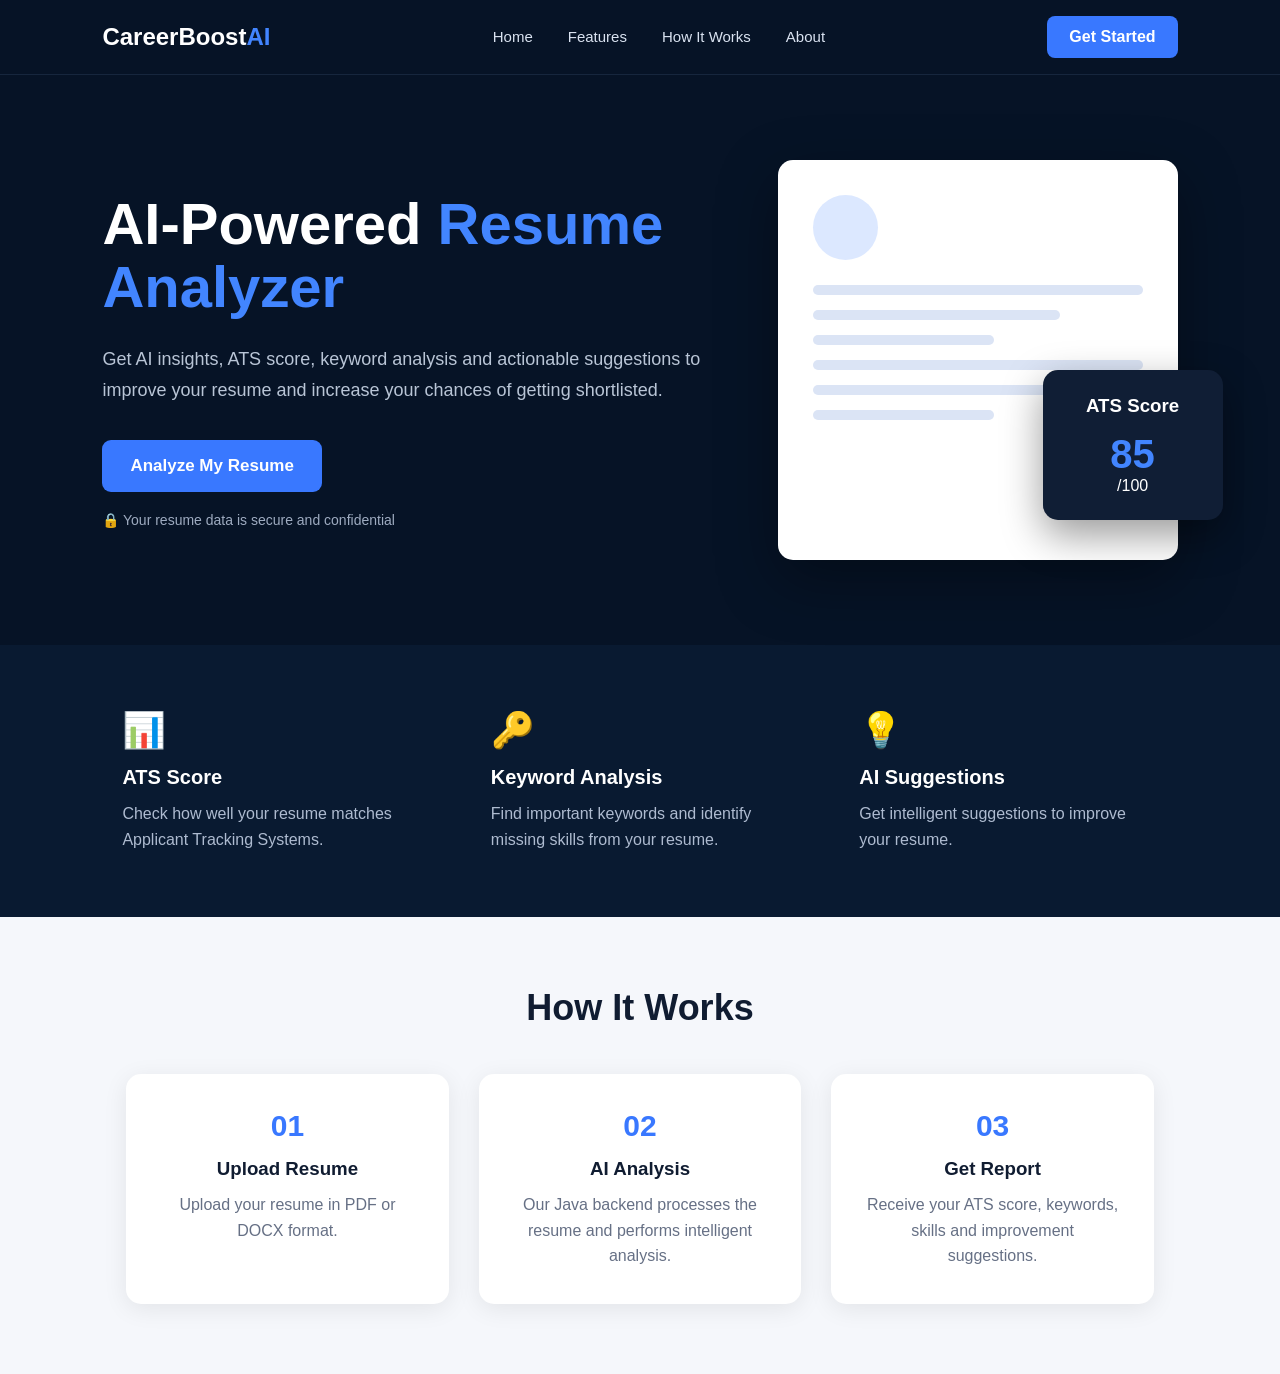
<file: src/main/webapp/index.html>
<!DOCTYPE html>
<html lang="en">
<head>
    <meta charset="UTF-8">
    <meta name="viewport" content="width=device-width, initial-scale=1.0">

    <title>CareerBoostAI - AI Resume Analyzer</title>

    <style>
        * {
            margin: 0;
            padding: 0;
            box-sizing: border-box;
            font-family: Arial, sans-serif;
        }

        body {
            background: #061326;
            color: white;
        }

        /* Navigation */
        nav {
            height: 75px;
            display: flex;
            align-items: center;
            justify-content: space-between;
            padding: 0 8%;
            border-bottom: 1px solid #16263d;
        }

        .logo {
            font-size: 24px;
            font-weight: bold;
            color: #ffffff;
        }

        .logo span {
            color: #4285ff;
        }

        nav ul {
            display: flex;
            list-style: none;
            gap: 35px;
        }

        nav ul li a {
            color: #d9e2f0;
            text-decoration: none;
            font-size: 15px;
        }

        nav ul li a:hover {
            color: #4285ff;
        }

        .nav-button {
            background: #3978ff;
            color: white;
            padding: 12px 22px;
            border-radius: 8px;
            text-decoration: none;
            font-weight: bold;
        }

        /* Hero Section */
        .hero {
            min-height: 570px;
            display: flex;
            align-items: center;
            justify-content: space-between;
            padding: 70px 8%;
            gap: 50px;
        }

        .hero-content {
            max-width: 600px;
        }

        .hero-content h1 {
            font-size: 58px;
            line-height: 1.1;
            margin-bottom: 25px;
        }

        .hero-content h1 span {
            color: #4285ff;
        }

        .hero-content p {
            font-size: 18px;
            line-height: 1.7;
            color: #b9c5d6;
            margin-bottom: 35px;
        }

        .main-button {
            display: inline-block;
            background: #3978ff;
            color: white;
            padding: 16px 28px;
            border-radius: 9px;
            text-decoration: none;
            font-size: 17px;
            font-weight: bold;
        }

        .main-button:hover {
            background: #2865e8;
        }

        .security {
            margin-top: 20px;
            color: #9eabc0;
            font-size: 14px;
        }

        /* Resume Illustration */
        .hero-image {
            width: 400px;
            height: 400px;
            background: #ffffff;
            border-radius: 15px;
            position: relative;
            padding: 35px;
            color: #172238;
            box-shadow: 0 20px 60px rgba(0, 0, 0, 0.35);
        }

        .resume-circle {
            width: 65px;
            height: 65px;
            border-radius: 50%;
            background: #dce8ff;
            margin-bottom: 25px;
        }

        .resume-line {
            height: 10px;
            background: #dbe4f5;
            margin: 15px 0;
            border-radius: 5px;
        }

        .resume-line.short {
            width: 55%;
        }

        .resume-line.medium {
            width: 75%;
        }

        .score {
            position: absolute;
            right: -45px;
            bottom: 40px;
            width: 180px;
            padding: 25px;
            border-radius: 15px;
            background: #101e35;
            color: white;
            text-align: center;
            box-shadow: 0 15px 40px rgba(0, 0, 0, 0.4);
        }

        .score h3 {
            margin-bottom: 15px;
        }

        .score-number {
            font-size: 40px;
            color: #4285ff;
            font-weight: bold;
        }

        /* Features */
        .features {
            display: flex;
            justify-content: space-between;
            gap: 30px;
            padding: 45px 8%;
            background: #091a31;
        }

        .feature {
            flex: 1;
            padding: 20px;
        }

        .feature h3 {
            margin-bottom: 12px;
            font-size: 20px;
        }

        .feature p {
            color: #aebbd0;
            line-height: 1.6;
        }

        .icon {
            font-size: 35px;
            margin-bottom: 15px;
        }

        /* How It Works */
        .how-it-works {
            background: #f5f7fb;
            color: #101c31;
            padding: 70px 8%;
            text-align: center;
        }

        .how-it-works h2 {
            font-size: 36px;
            margin-bottom: 45px;
        }

        .steps {
            display: flex;
            justify-content: center;
            gap: 30px;
        }

        .step {
            background: white;
            padding: 35px;
            border-radius: 15px;
            width: 30%;
            box-shadow: 0 5px 25px rgba(0, 0, 0, 0.08);
        }

        .step-number {
            font-size: 30px;
            font-weight: bold;
            color: #3978ff;
            margin-bottom: 15px;
        }

        .step h3 {
            margin-bottom: 12px;
        }

        .step p {
            color: #667085;
            line-height: 1.6;
        }

        /* Mobile */
        @media (max-width: 900px) {
            .hero {
                flex-direction: column;
                text-align: center;
            }

            .hero-content h1 {
                font-size: 42px;
            }

            .hero-image {
                width: 320px;
                height: 320px;
            }

            .features,
            .steps {
                flex-direction: column;
            }

            .feature,
            .step {
                width: 100%;
            }

            nav ul {
                display: none;
            }
        }
    </style>
</head>

<body>

<!-- Navigation -->
<nav>
    <div class="logo">
        CareerBoost<span>AI</span>
    </div>

    <ul>
        <li><a href="#">Home</a></li>
        <li><a href="#features">Features</a></li>
        <li><a href="#how-it-works">How It Works</a></li>
        <li><a href="#">About</a></li>
    </ul>

    <a href="analyze-access" class="nav-button">Get Started</a>
</nav>


<!-- Hero Section -->
<section class="hero">

    <div class="hero-content">

        <h1>
            AI-Powered
            <span>Resume Analyzer</span>
        </h1>

        <p>
            Get AI insights, ATS score, keyword analysis and
            actionable suggestions to improve your resume
            and increase your chances of getting shortlisted.
        </p>

        <a href="analyze-access" class="main-button">
            Analyze My Resume
        </a>

        <div class="security">
            🔒 Your resume data is secure and confidential
        </div>

    </div>


    <!-- Resume Illustration -->
    <div class="hero-image">

        <div class="resume-circle"></div>

        <div class="resume-line"></div>
        <div class="resume-line medium"></div>
        <div class="resume-line short"></div>

        <div class="resume-line"></div>
        <div class="resume-line medium"></div>
        <div class="resume-line short"></div>

        <div class="score">
            <h3>ATS Score</h3>

            <div class="score-number">
                85
            </div>

            <p>/100</p>
        </div>

    </div>

</section>


<!-- Features -->
<section class="features" id="features">

    <div class="feature">
        <div class="icon">📊</div>
        <h3>ATS Score</h3>
        <p>
            Check how well your resume matches
            Applicant Tracking Systems.
        </p>
    </div>

    <div class="feature">
        <div class="icon">🔑</div>
        <h3>Keyword Analysis</h3>
        <p>
            Find important keywords and identify
            missing skills from your resume.
        </p>
    </div>

    <div class="feature">
        <div class="icon">💡</div>
        <h3>AI Suggestions</h3>
        <p>
            Get intelligent suggestions to improve
            your resume.
        </p>
    </div>

</section>


<!-- How It Works -->
<section class="how-it-works" id="how-it-works">

    <h2>How It Works</h2>

    <div class="steps">

        <div class="step">
            <div class="step-number">01</div>
            <h3>Upload Resume</h3>
            <p>
                Upload your resume in PDF or DOCX format.
            </p>
        </div>

        <div class="step">
            <div class="step-number">02</div>
            <h3>AI Analysis</h3>
            <p>
                Our Java backend processes the resume
                and performs intelligent analysis.
            </p>
        </div>

        <div class="step">
            <div class="step-number">03</div>
            <h3>Get Report</h3>
            <p>
                Receive your ATS score, keywords,
                skills and improvement suggestions.
            </p>
        </div>

    </div>

</section>

</body>
</html>
</file>
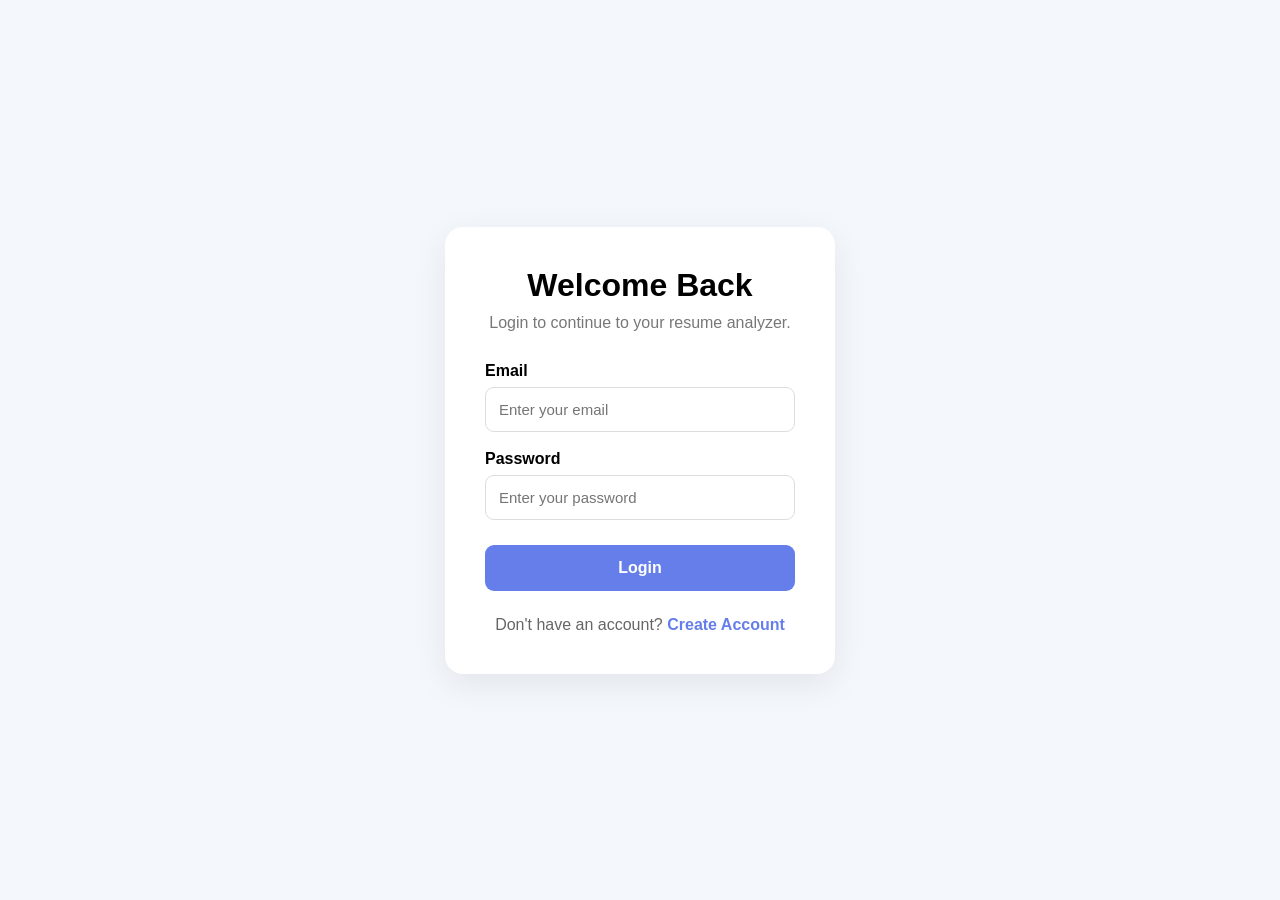
<file: src/main/webapp/login.html>
<!DOCTYPE html>
<html lang="en">
<head>
    <meta charset="UTF-8">
    <meta name="viewport" content="width=device-width, initial-scale=1.0">

    <title>Login</title>

    <link rel="stylesheet" href="css/auth.css">
</head><body>

<div class="auth-container">

    <div class="auth-card">

        <h1>Welcome Back</h1>

        <p class="subtitle">
            Login to continue to your resume analyzer.
        </p>

        <form action="login" method="post">

            <label for="email">Email</label>

            <input
                    type="email"
                    id="email"
                    name="email"
                    placeholder="Enter your email"
                    required
            >


            <label for="password">Password</label>

            <input
                    type="password"
                    id="password"
                    name="password"
                    placeholder="Enter your password"
                    required
            >


            <button type="submit">
                Login
            </button>

        </form>

        <p class="bottom-text">
            Don't have an account?
            <a href="register.html">Create Account</a>
        </p>

    </div>

</div>

</body>
</html>
</file>
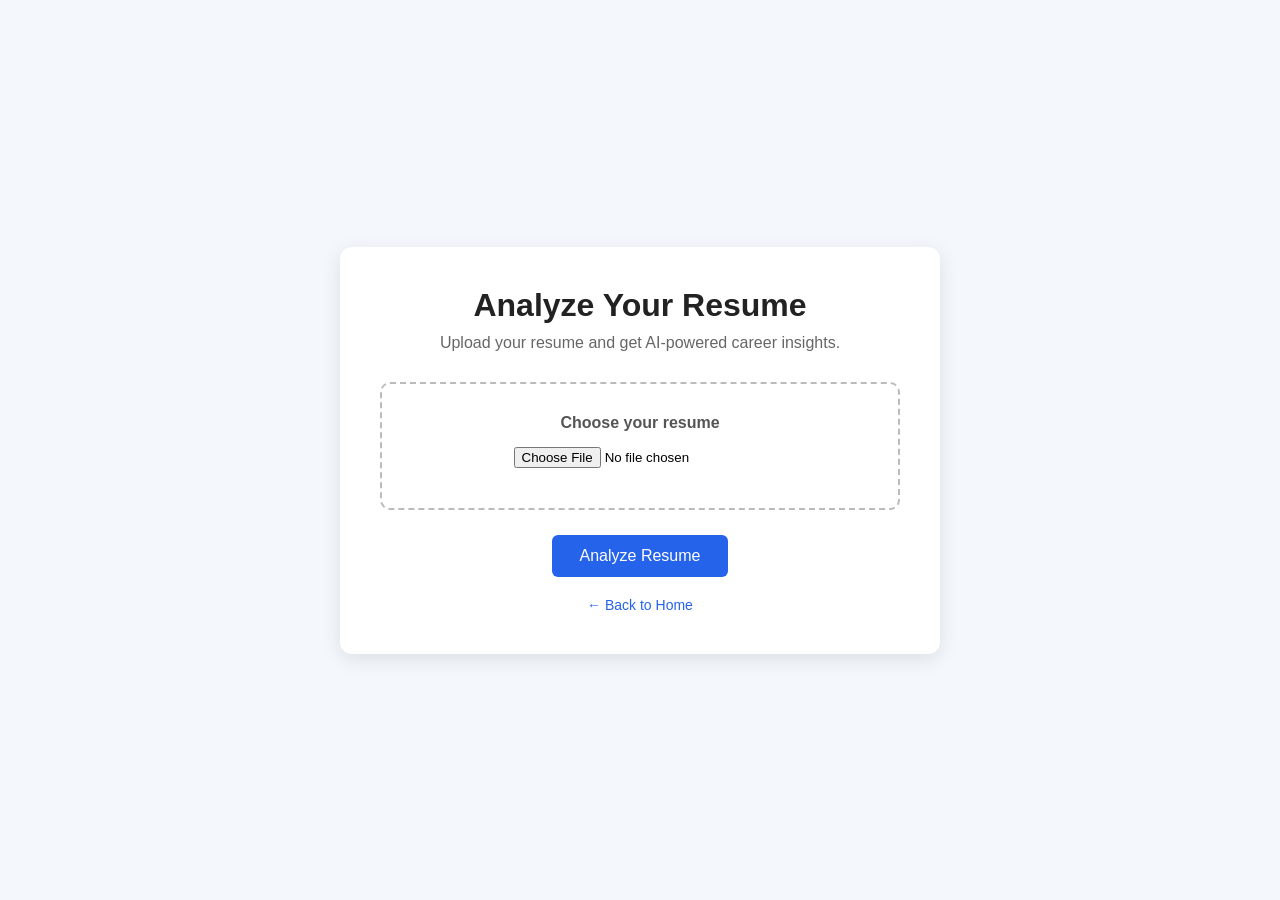
<file: src/main/webapp/upload.html>
<!DOCTYPE html>
<html lang="en">
<head>
    <meta charset="UTF-8">
    <meta name="viewport" content="width=device-width, initial-scale=1.0">

    <title>CareerBoostAI - Resume Analyzer</title>

    <style>
        * {
            box-sizing: border-box;
            margin: 0;
            padding: 0;
            font-family: Arial, sans-serif;
        }

        body {
            background: #f4f7fb;
            min-height: 100vh;
            display: flex;
            justify-content: center;
            align-items: center;
        }

        .container {
            background: white;
            width: 90%;
            max-width: 600px;
            padding: 40px;
            border-radius: 12px;
            box-shadow: 0 5px 20px rgba(0, 0, 0, 0.1);
            text-align: center;
        }

        h1 {
            color: #222;
            margin-bottom: 10px;
        }

        .subtitle {
            color: #666;
            margin-bottom: 30px;
        }

        .upload-box {
            border: 2px dashed #bbb;
            border-radius: 10px;
            padding: 30px;
            margin-bottom: 25px;
        }

        .upload-box p {
            margin-bottom: 15px;
            color: #555;
        }

        input[type="file"] {
            margin-bottom: 10px;
        }

        button {
            background: #2563eb;
            color: white;
            border: none;
            padding: 12px 28px;
            border-radius: 6px;
            font-size: 16px;
            cursor: pointer;
        }

        button:hover {
            background: #1d4ed8;
        }

        .back {
            display: inline-block;
            margin-top: 20px;
            color: #2563eb;
            text-decoration: none;
            font-size: 14px;
        }

        .back:hover {
            text-decoration: underline;
        }
    </style>
</head>

<body>

<div class="container">

    <h1>Analyze Your Resume</h1>

    <p class="subtitle">
        Upload your resume and get AI-powered career insights.
    </p>

    <form action="analyze" method="post" enctype="multipart/form-data">

        <div class="upload-box">

            <p><strong>Choose your resume</strong></p>

            <input type="file"
                   name="resume"
                   accept=".pdf,.doc,.docx"
                   required>

        </div>

        <button type="submit">
            Analyze Resume
        </button>

    </form>

    <a href="index.html" class="back">
        ← Back to Home
    </a>

</div>

</body>
</html>
</file>
<file: src/main/webapp/css/auth.css>
* {
    box-sizing: border-box;
    margin: 0;
    padding: 0;
}

body {
    font-family: Arial, sans-serif;
    background: #f4f7fb;
    min-height: 100vh;

    display: flex;
    justify-content: center;
    align-items: center;
}

.auth-container {
    width: 100%;
    max-width: 430px;
    padding: 20px;
}

.auth-card {
    background: white;
    padding: 40px;
    border-radius: 18px;

    box-shadow: 0 10px 35px rgba(0, 0, 0, 0.08);
}

.auth-card h1 {
    text-align: center;
    margin-bottom: 10px;
}

.subtitle {
    text-align: center;
    color: #777;
    margin-bottom: 30px;
}

.auth-card label {
    display: block;
    margin-bottom: 7px;
    margin-top: 18px;
    font-weight: 600;
}

.auth-card input {
    width: 100%;
    padding: 13px;

    border: 1px solid #ddd;
    border-radius: 9px;

    font-size: 15px;
}

.auth-card input:focus {
    outline: none;
    border-color: #667eea;
}

.auth-card button {
    width: 100%;
    padding: 14px;

    margin-top: 25px;

    border: none;
    border-radius: 9px;

    background: #667eea;
    color: white;

    font-size: 16px;
    font-weight: 600;

    cursor: pointer;
}

.auth-card button:hover {
    opacity: 0.9;
}

.bottom-text {
    text-align: center;
    margin-top: 25px;
    color: #666;
}

.bottom-text a {
    color: #667eea;
    text-decoration: none;
    font-weight: 600;
}
</file>
